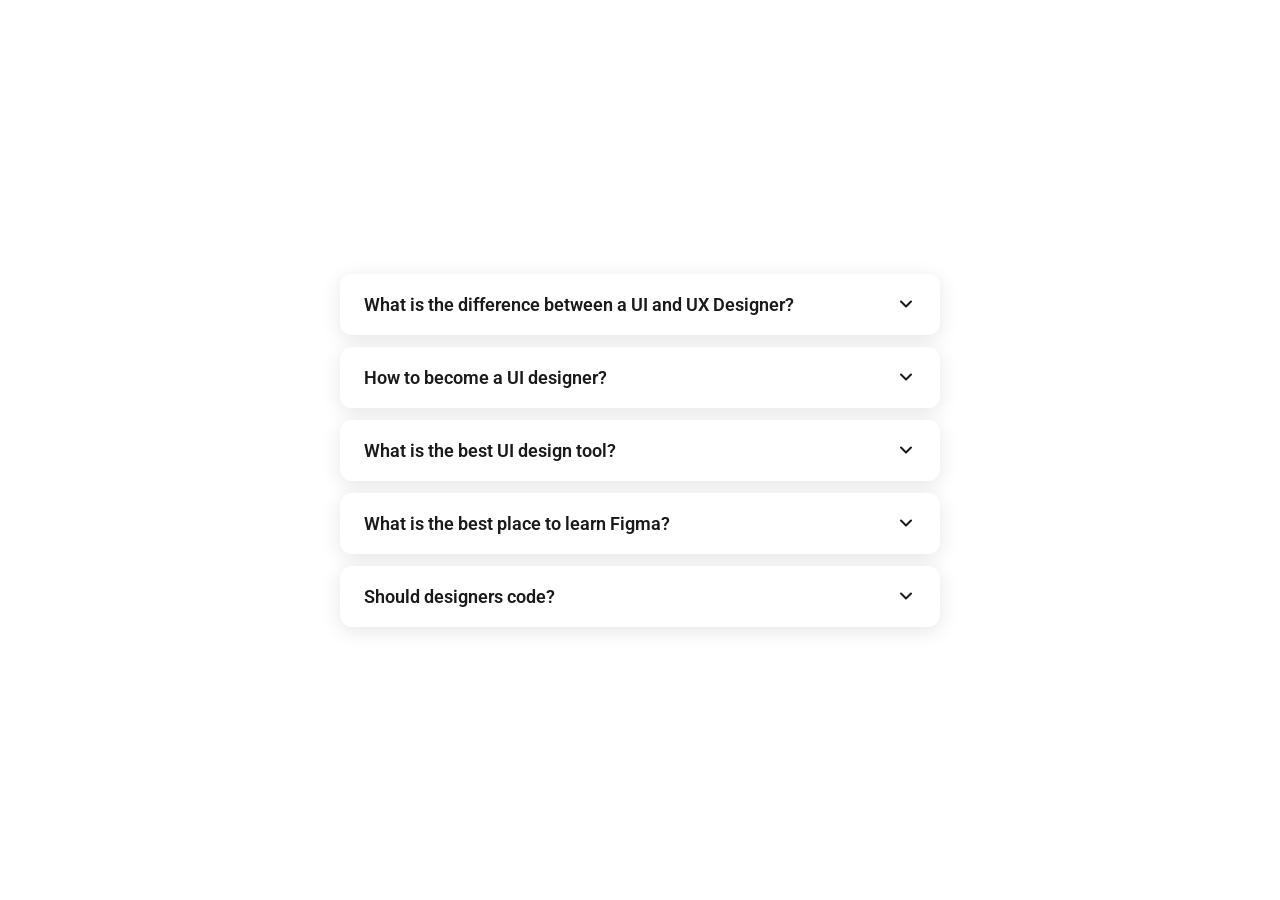
<file: accordion/index.html>
<!DOCTYPE html>
<html lang="en">
<head>
    <meta charset="UTF-8">
    <meta name="viewport" content="width=device-width, initial-scale=1.0">
    <title>Custom Accordion</title>
    <link rel="stylesheet" href="style.css">
</head>
<body>
    <div class="accordion-container">
        <div class="accordion-item">
            <div class="accordion-header">
                <h3>What is the difference between a UI and UX Designer?</h3>
                <svg class="accordion-arrow" width="20" height="20" viewBox="0 0 20 20" fill="none">
                    <path d="M5 7.5L10 12.5L15 7.5" stroke="currentColor" stroke-width="2" stroke-linecap="round" stroke-linejoin="round"/>
                </svg>
            </div>
            <div class="accordion-content">
                <div class="accordion-body">
                    <p>UI (User Interface) design focuses on the visual elements of a product, such as colors, typography, and layout. UX (User Experience) design focuses on the overall experience and usability, ensuring the product is intuitive and meets user needs.</p>
                    <button class="learn-more">Learn more</button>
                </div>
            </div>
        </div>

        <div class="accordion-item">
            <div class="accordion-header">
                <h3>How to become a UI designer?</h3>
                <svg class="accordion-arrow" width="20" height="20" viewBox="0 0 20 20" fill="none">
                    <path d="M5 7.5L10 12.5L15 7.5" stroke="currentColor" stroke-width="2" stroke-linecap="round" stroke-linejoin="round"/>
                </svg>
            </div>
            <div class="accordion-content">
                <div class="accordion-body">
                    <p>Start by learning design fundamentals, color theory, and typography. Practice using tools like Figma or Sketch. Build a portfolio with personal projects and seek feedback from the design community.</p>
                    <button class="learn-more">Learn more</button>
                </div>
            </div>
        </div>

        <div class="accordion-item">
            <div class="accordion-header">
                <h3>What is the best UI design tool?</h3>
                <svg class="accordion-arrow" width="20" height="20" viewBox="0 0 20 20" fill="none">
                    <path d="M5 7.5L10 12.5L15 7.5" stroke="currentColor" stroke-width="2" stroke-linecap="round" stroke-linejoin="round"/>
                </svg>
            </div>
            <div class="accordion-content">
                <div class="accordion-body">
                    <p>Figma is currently the most popular UI design tool due to its collaborative features, cross-platform availability, and powerful design systems. Other options include Sketch (Mac only) and Adobe XD.</p>
                    <button class="learn-more">Learn more</button>
                </div>
            </div>
        </div>

        <div class="accordion-item">
            <div class="accordion-header">
                <h3>What is the best place to learn Figma?</h3>
                <svg class="accordion-arrow" width="20" height="20" viewBox="0 0 20 20" fill="none">
                    <path d="M5 7.5L10 12.5L15 7.5" stroke="currentColor" stroke-width="2" stroke-linecap="round" stroke-linejoin="round"/>
                </svg>
            </div>
            <div class="accordion-content">
                <div class="accordion-body">
                    <p>The official Figma YouTube channel and Figma's own documentation are excellent starting points. Platforms like Udemy, Coursera, and DesignCode also offer comprehensive Figma courses.</p>
                    <button class="learn-more">Learn more</button>
                </div>
            </div>
        </div>

        <div class="accordion-item">
            <div class="accordion-header">
                <h3>Should designers code?</h3>
                <svg class="accordion-arrow" width="20" height="20" viewBox="0 0 20 20" fill="none">
                    <path d="M5 7.5L10 12.5L15 7.5" stroke="currentColor" stroke-width="2" stroke-linecap="round" stroke-linejoin="round"/>
                </svg>
            </div>
            <div class="accordion-content">
                <div class="accordion-body">
                    <p>While not mandatory, having basic coding knowledge helps designers understand technical constraints and communicate better with developers. HTML, CSS, and basic JavaScript are valuable skills.</p>
                    <button class="learn-more">Learn more</button>
                </div>
            </div>
        </div>
    </div>

    <script src="script.js"></script>
</body>
</html>
</file>
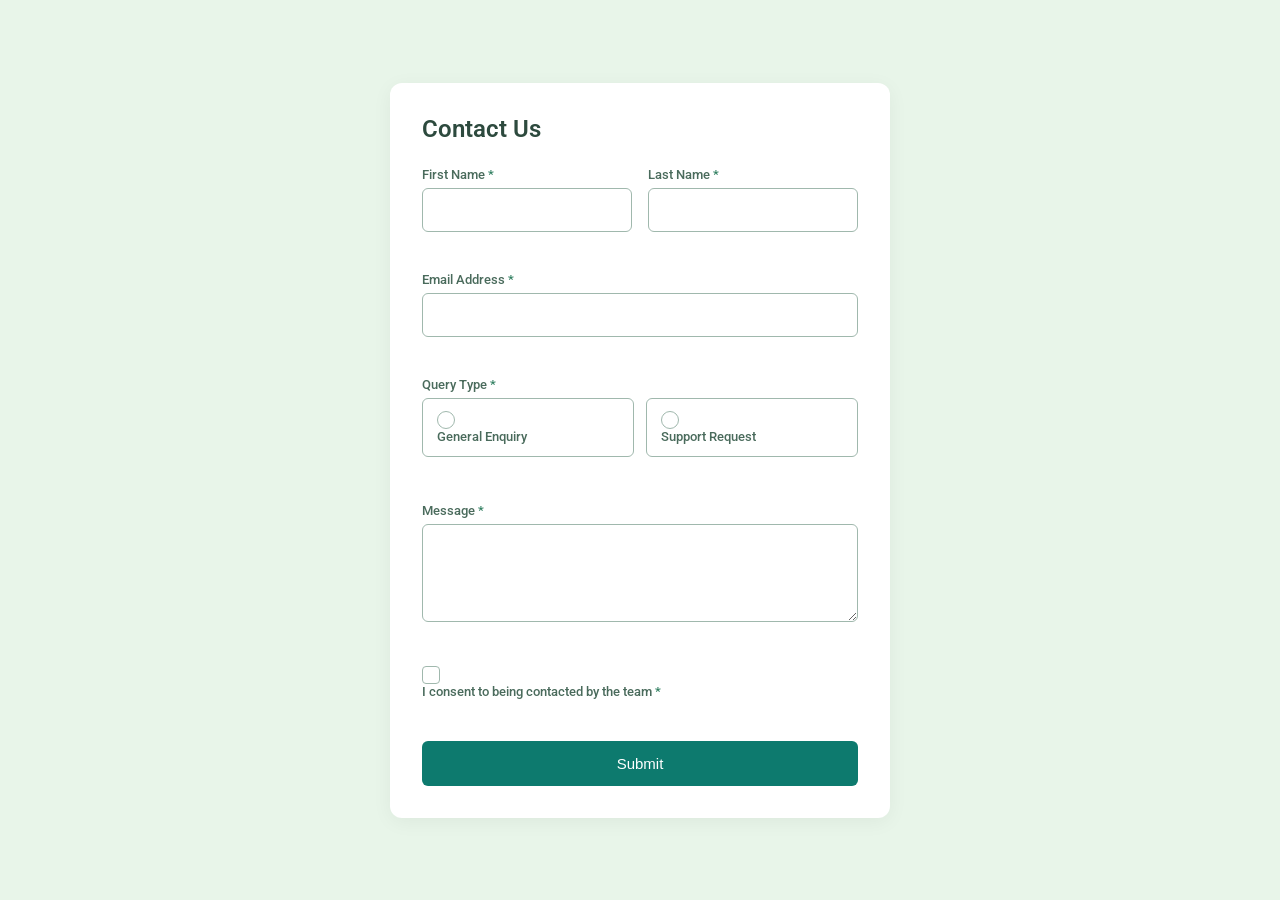
<file: form/index.html>
<!DOCTYPE html>
<html lang="en">
<head>
    <meta charset="UTF-8">
    <meta name="viewport" content="width=device-width, initial-scale=1.0">
    <title>Contact Us</title>
    <link rel="stylesheet" href="style.css">
</head>
<body>
    <div class="form-container">
        <h2>Contact Us</h2>
        <form id="contactForm">
            <div class="form-row">
                <div class="form-group">
                    <label for="firstName">First Name <span>*</span></label>
                    <input type="text" id="firstName" name="firstName">
                    <span class="error-message" id="error-firstName"></span>
                </div>
                <div class="form-group">
                    <label for="lastName">Last Name <span>*</span></label>
                    <input type="text" id="lastName" name="lastName">
                    <span class="error-message" id="error-lastName"></span>
                </div>
            </div>

            <div class="form-group">
                <label for="email">Email Address <span>*</span></label>
                <input type="email" id="email" name="email">
                <span class="error-message" id="error-email"></span>
            </div>

            <div class="form-group">
                <label>Query Type <span>*</span></label>
                <div class="radio-group">
                    <label class="radio-label">
                        <input type="radio" name="queryType" value="general" id="queryGeneral">
                        <span class="radio-custom"></span>
                        General Enquiry
                    </label>
                    <label class="radio-label">
                        <input type="radio" name="queryType" value="support" id="querySupport">
                        <span class="radio-custom"></span>
                        Support Request
                    </label>
                </div>
                <span class="error-message" id="error-queryType"></span>
            </div>

            <div class="form-group">
                <label for="message">Message <span>*</span></label>
                <textarea id="message" name="message" rows="4"></textarea>
                <span class="error-message" id="error-message"></span>
            </div>

            <div class="form-group">
                <label class="checkbox-label">
                    <input type="checkbox" id="consent" name="consent">
                    <span class="checkbox-custom"></span>
                    I consent to being contacted by the team <span>*</span>
                </label>
                <span class="error-message" id="error-consent"></span>
            </div>

            <button type="submit" class="submit-btn">Submit</button>
        </form>
    </div>

    <script src="script.js"></script>
</body>
</html>
</file>
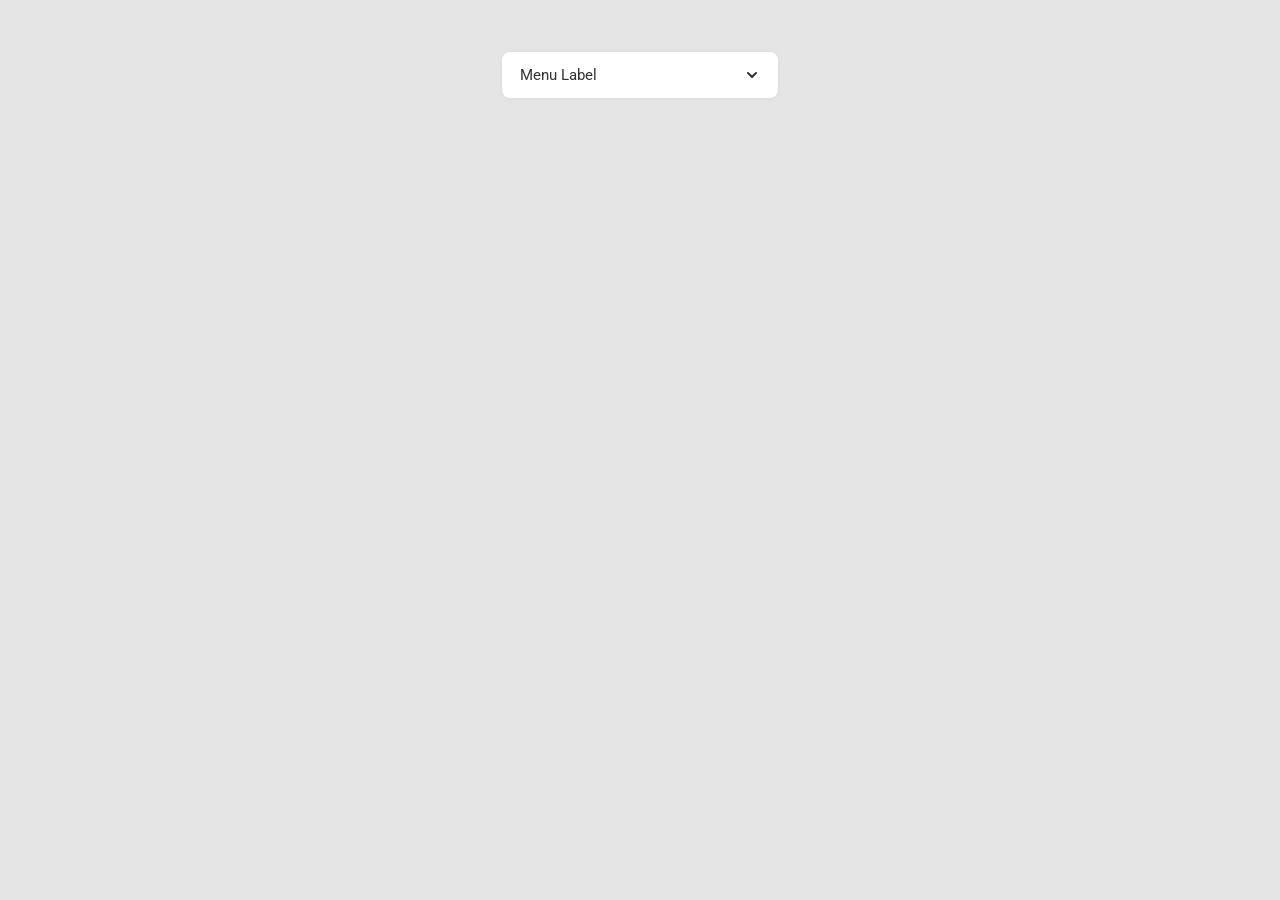
<file: select/index.html>
<!DOCTYPE html>
<html lang="en">
<head>
    <meta charset="UTF-8">
    <meta name="viewport" content="width=device-width, initial-scale=1.0">
    <title>Custom Select</title>
    <link rel="stylesheet" href="style.css">
</head>
<body>
    <div class="select-wrapper">
        <div class="select-header" id="selectHeader">
            <span class="select-label" id="selectLabel">Menu Label</span>
            <svg class="select-arrow" id="selectArrow" width="16" height="16" viewBox="0 0 16 16" fill="none">
                <path d="M4 6L8 10L12 6" stroke="currentColor" stroke-width="2" stroke-linecap="round" stroke-linejoin="round"/>
            </svg>
        </div>
        <ul class="select-dropdown" id="selectDropdown">
            <li class="select-option" data-value="label1">Label1</li>
            <li class="select-option" data-value="label2">Label2</li>
            <li class="select-option" data-value="label3">Label3</li>
            <li class="select-option" data-value="label4">Label4</li>
            <li class="select-option" data-value="label5">Label5</li>
        </ul>
    </div>

    <script src="script.js"></script>
</body>
</html>
</file>
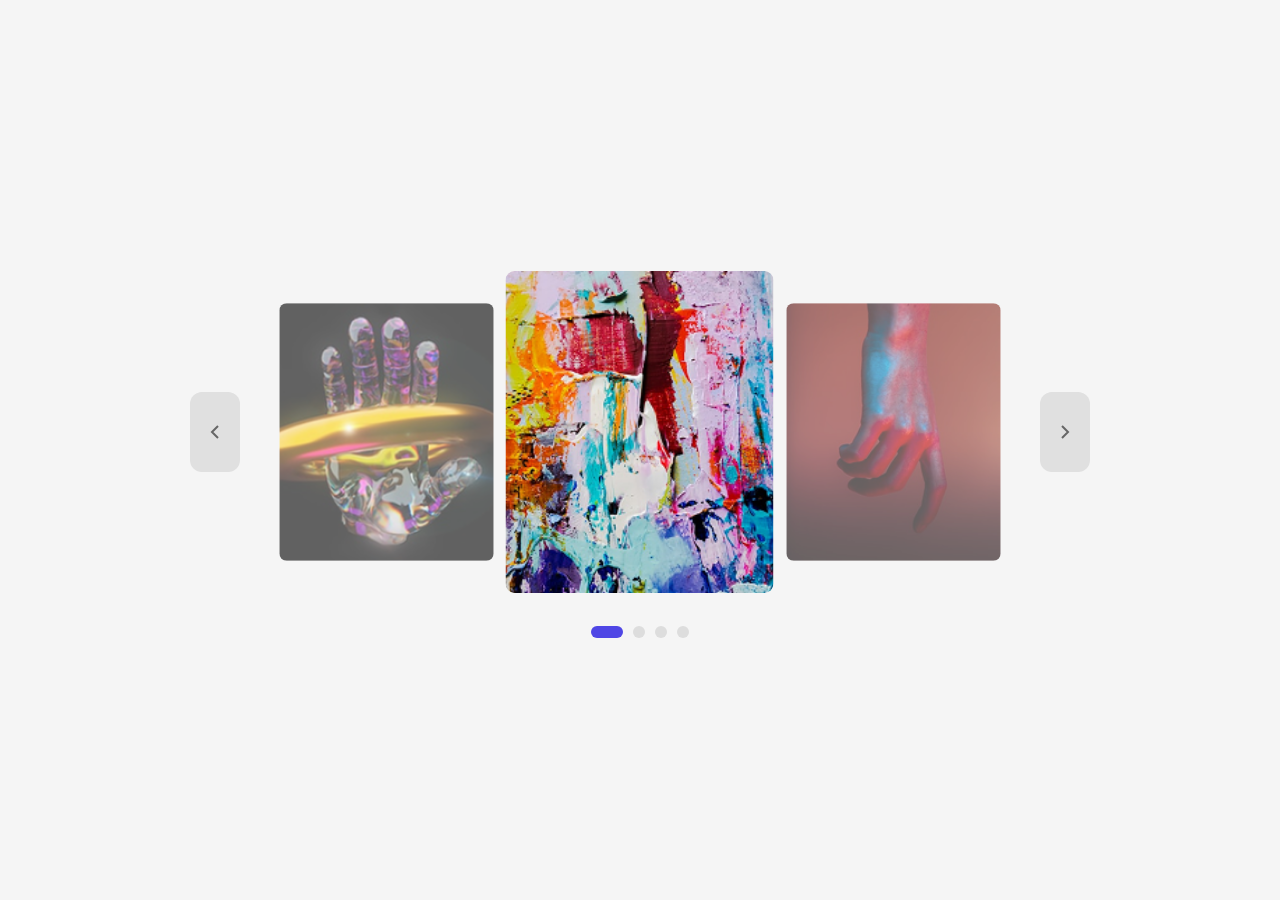
<file: slider/index.html>
<!DOCTYPE html>
<html lang="en">
<head>
    <meta charset="UTF-8">
    <meta name="viewport" content="width=device-width, initial-scale=1.0">
    <title>Image Slider</title>
    <link rel="stylesheet" href="style.css">
</head>
<body>
    <div class="slider-container">
        <button class="slider-arrow slider-prev" id="prevBtn">
            <svg width="24" height="24" viewBox="0 0 24 24" fill="none" stroke="currentColor" stroke-width="2">
                <polyline points="15 18 9 12 15 6"></polyline>
            </svg>
        </button>

        <div class="slider-wrapper">
            <div class="slider-track" id="sliderTrack">
                <div class="slide">
                    <img src="img/Type=01.png" alt="Slide 1">
                </div>
                <div class="slide">
                    <img src="img/Type=02.png" alt="Slide 2">
                </div>
                <div class="slide">
                    <img src="img/Type=03.png" alt="Slide 3">
                </div>
                <div class="slide">
                    <img src="img/Type=04.png" alt="Slide 4">
                </div>
                <div class="slide">
                    <img src="img/Type=05.png" alt="Slide 5">
                </div>
                <div class="slide">
                    <img src="img/Type=06.png" alt="Slide 6">
                </div>
            </div>
        </div>

        <button class="slider-arrow slider-next" id="nextBtn">
            <svg width="24" height="24" viewBox="0 0 24 24" fill="none" stroke="currentColor" stroke-width="2">
                <polyline points="9 18 15 12 9 6"></polyline>
            </svg>
        </button>
    </div>

    <div class="slider-dots" id="sliderDots"></div>

    <script src="script.js"></script>
</body>
</html>
</file>
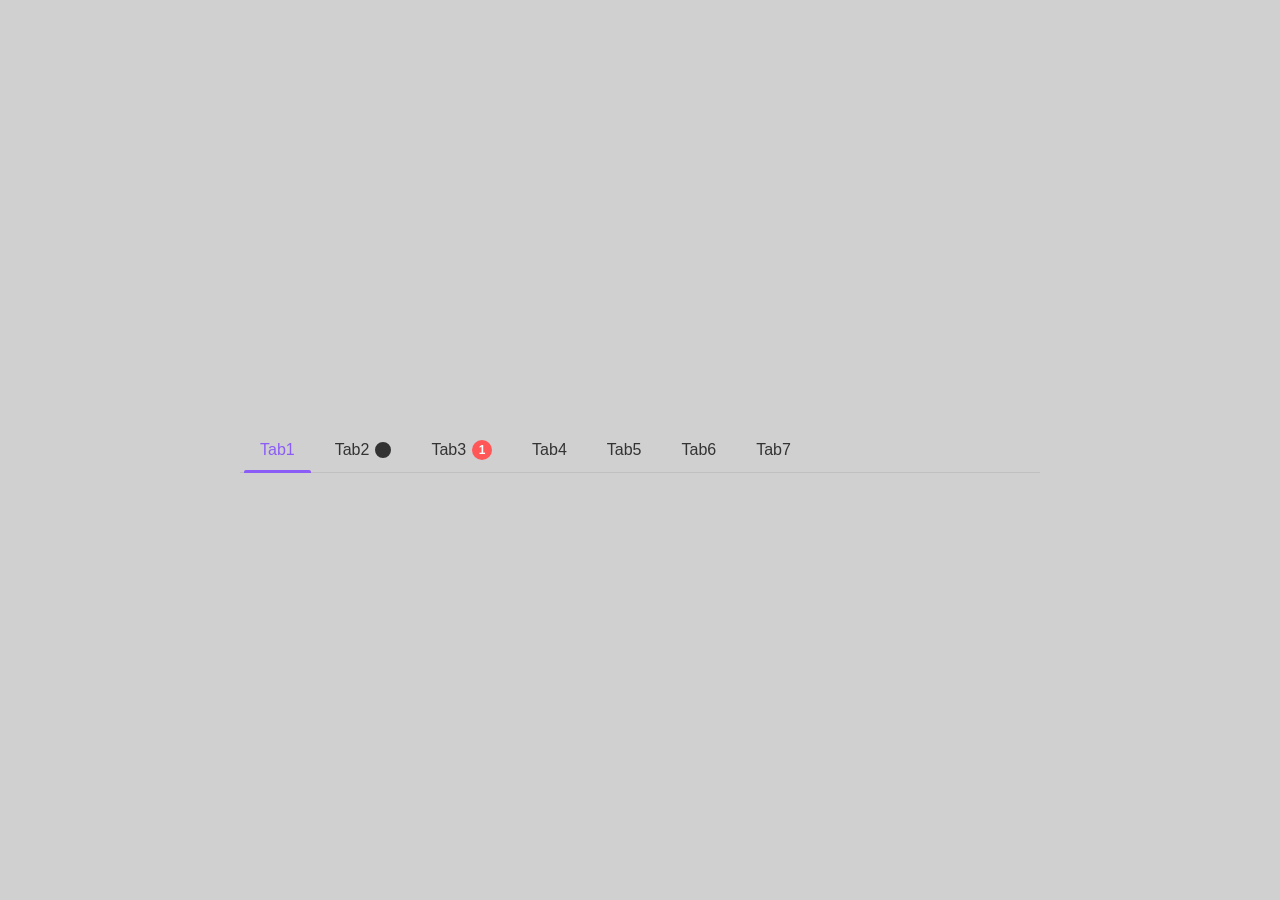
<file: tabs/index.html>
<!DOCTYPE html>
<html lang="en">
<head>
    <meta charset="UTF-8">
    <meta name="viewport" content="width=device-width, initial-scale=1.0">
    <title>Custom Tabs</title>
    <link rel="stylesheet" href="style.css">
</head>
<body>
    <div class="tabs-container">
        <div class="tabs-header">
            <button class="tab-btn active">
                <span>Tab1</span>
            </button>
            <button class="tab-btn">
                <span>Tab2</span>
                <svg class="tab-icon" width="16" height="16" viewBox="0 0 16 16" fill="currentColor">
                    <path d="M8 0a8 8 0 1 1 0 16A8 8 0 0 1 8 0zm3.5 6.5L7 11l-2.5-2.5 1-1L7 9l3.5-3.5 1 1z"/>
                </svg>
            </button>
            <button class="tab-btn">
                <span>Tab3</span>
                <span class="tab-badge">1</span>
            </button>
            <button class="tab-btn">
                <span>Tab4</span>
            </button>
            <button class="tab-btn">
                <span>Tab5</span>
            </button>
            <button class="tab-btn">
                <span>Tab6</span>
            </button>
            <button class="tab-btn">
                <span>Tab7</span>
            </button>
        </div>
    </div>
    <script src="script.js"></script>
</body>
</html>
</file>
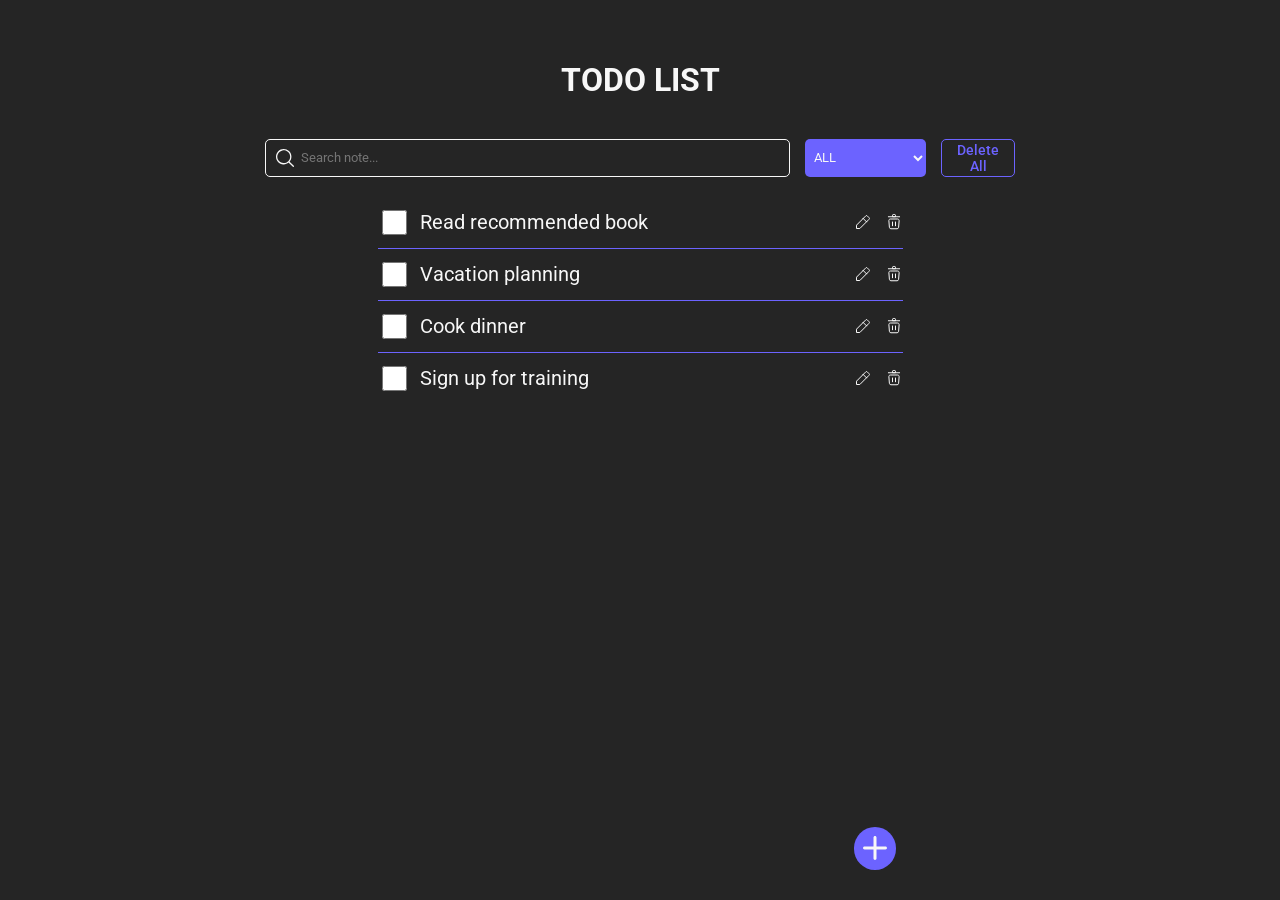
<file: task1-ToDo/index.html>
<!DOCTYPE html>
<html lang="ru">
<head>
    <meta charset="UTF-8">
    <meta name="viewport" content="width=device-width, initial-scale=1.0">
    <title>ToDo App</title>
    <link rel="stylesheet" href="style/style.css">
</head>
<body>
    <header>
        <span><h1>TODO LIST</h1></span>
        <div class="search-filters">
            <input type="text" class="search-input" placeholder="Search note...">
            <select name="" id="select">
                <option value="all">All</option>
                <option value="complete">Complete</option>
                <option value="incomplete">Incomplete</option>
            </select>
            <button class="btn-delete-all" id="btnDeleteAll">Delete All</button>
        </div>
    </header>
    
    <main id="tasks"></main>
    
    <span class="new-task"><img src="img/plus.svg" alt=""></span>
    
    <div class="modal-overlay hidden" id="modalOverlay">
        <div class="modal">
            <h2>NEW NOTE</h2>
            <input type="text" class="modal-input" id="modalInput" placeholder="Input your note...">
            <div class="modal-buttons">
                <button class="btn-cancel" id="btnCancel">CANCEL</button>
                <button class="btn-apply" id="btnApply">APPLY</button>
            </div>
        </div>
    </div>

    <div class="undo-container hidden" id="undoContainer">
        <div class="undo-button" id="undoButton">
            <div class="countdown-circle">
                <svg viewBox="0 0 36 36">
                    <path class="circle-bg" d="M18 2.0845 a 15.9155 15.9155 0 0 1 0 31.831 a 15.9155 15.9155 0 0 1 0 -31.831" />
                    <path class="circle-progress" id="circleProgress" d="M18 2.0845 a 15.9155 15.9155 0 0 1 0 31.831 a 15.9155 15.9155 0 0 1 0 -31.831" />
                </svg>
                <span class="countdown-number" id="countdownNumber">5</span>
            </div>
            <span class="undo-text">UNDO</span>
            <span class="undo-arrow">↩</span>
        </div>
    </div>

    <script src="js/script.js"></script>
</body>
</html>
</file>
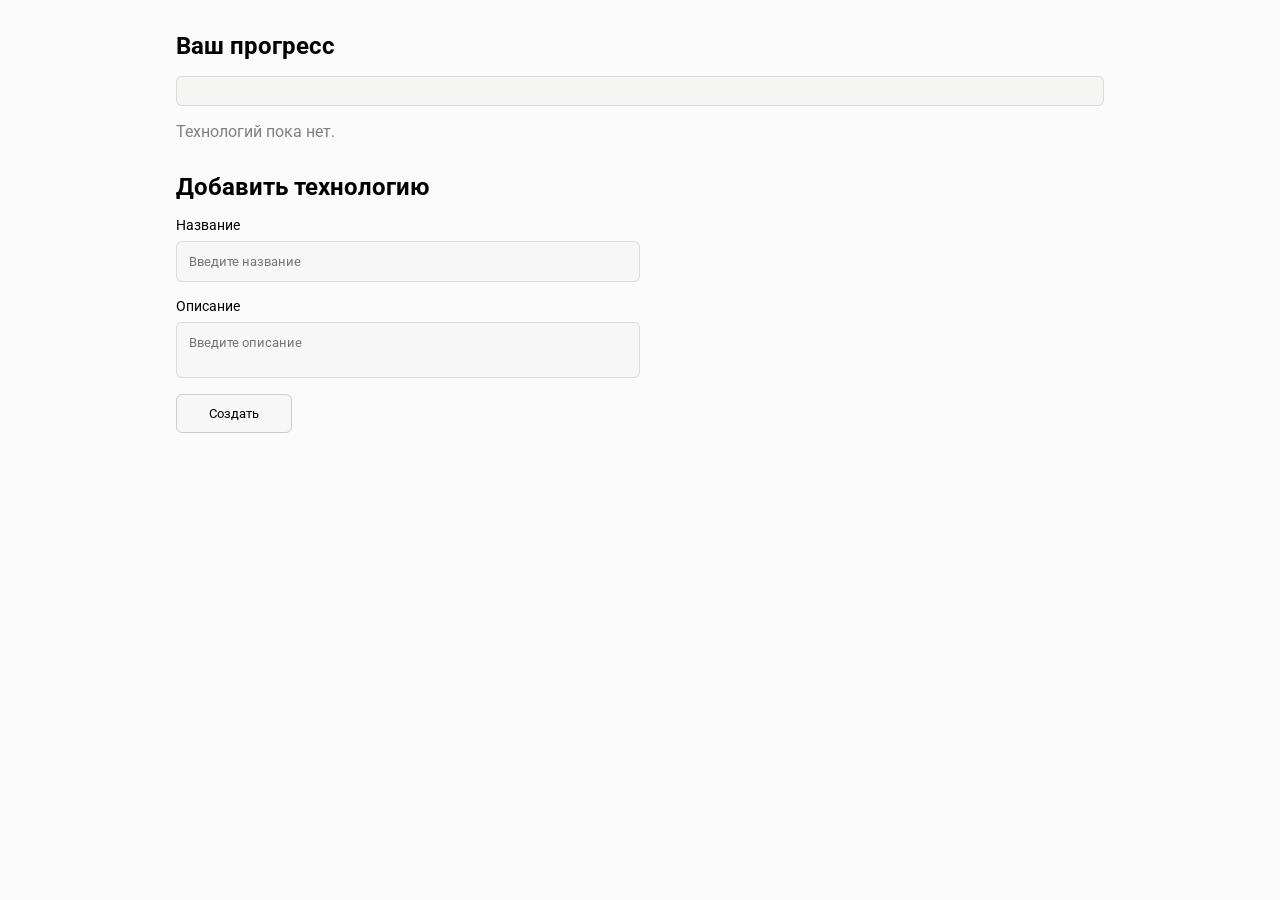
<file: tracker/index.html>
<!doctype html>
<html lang="en">
<head>
    <meta charset="UTF-8">
    <meta name="viewport"
          content="width=device-width, user-scalable=no, initial-scale=1.0,
          maximum-scale=1.0, minimum-scale=1.0">
    <meta http-equiv="X-UA-Compatible" content="ie=edge">

    <link rel="preconnect" href="https://fonts.googleapis.com">
    <link rel="preconnect" href="https://fonts.gstatic.com" crossorigin>
    <link href="https://fonts.googleapis.com/css2?family=Roboto&display=swap"
          rel="stylesheet">

    <link rel="stylesheet" href="styles.css">

    <title>Tech Tracker</title>
</head>
<body>

<div class="container">
    <h2 class="heading">Ваш прогресс</h2>

    <div class="progress">
        <div class="progress-bar">
            <div class="progress-value" id="progress"></div>
        </div>
    </div>

    <div class="row" id="content"></div>

    <form class="form" id="form">
        <h2 class="heading">Добавить технологию</h2>

        <div class="form-control">
            <label for="title">Название</label>
            <input type="text" id="title" name="title" placeholder="Введите название">
        </div>

        <div class="form-control">
            <label for="description">Описание</label>
            <textarea id="description" name="description" placeholder="Введите описание"></textarea>
        </div>

        <button type="submit" class="btn">Создать</button>
    </form>
</div>

<div class="modal" id="modal"></div>
<div class="modal-backdrop" id="backdrop"></div>

<script src="app.js"></script>
</body>
</html>
</file>
<file: accordion/style.css>
@import url('https://fonts.googleapis.com/css2?family=Roboto:ital,wght@0,100..900;1,100..900&display=swap');


* {
    margin: 0;
    padding: 0;
    box-sizing: border-box;
}

body {
    font-family: Roboto;
    background: #ffffff;
    min-height: 100vh;
    display: flex;
    justify-content: center;
    align-items: center;
    padding: 40px 20px;
}

.accordion-container {
    width: 100%;
    max-width: 600px;
    display: flex;
    flex-direction: column;
    gap: 12px;
}

.accordion-item {
    background: #ffffff;
    border-radius: 12px;
    overflow: hidden;
    box-shadow: 0 4px 20px rgba(0, 0, 0, 0.1);
}

.accordion-header {
    padding: 20px 24px;
    display: flex;
    justify-content: space-between;
    align-items: center;
    cursor: pointer;
    transition: background-color 0.2s ease;
}

.accordion-header:hover {
    background-color: #fafafa;
}

.accordion-header h3 {
    font-size: 18px;
    font-weight: 600;
    color: #1a1a1a;
}

.accordion-arrow {
    color: #1a1a1a;
    transition: transform 0.3s ease;
    flex-shrink: 0;
}

.accordion-item.active .accordion-arrow {
    transform: rotate(180deg);
}

.accordion-content {
    max-height: 0;
    overflow: hidden;
    transition: max-height 0.3s ease, padding 0.3s ease;
}

.accordion-item.active .accordion-content {
    max-height: 500px;
}

.accordion-body {
    padding: 0 24px 24px;
    border-top: 1px solid #e5e5e5;
    padding-top: 20px;
}

.accordion-body p {
    font-size: 15px;
    line-height: 1.7;
    color: #444;
    margin-bottom: 16px;
}

.learn-more {
    background-color: #ff9500;
    color: #ffffff;
    border: none;
    padding: 12px 24px;
    border-radius: 6px;
    font-size: 15px;
    font-weight: 500;
    cursor: pointer;
    transition: background-color 0.2s ease;
}

.learn-more:hover {
    background-color: #e68600;
}
</file>
<file: form/style.css>
@import url('https://fonts.googleapis.com/css2?family=Roboto:ital,wght@0,100..900;1,100..900&display=swap');

* {
    margin: 0;
    padding: 0;
    box-sizing: border-box;
}

body {
    font-family: 'Roboto', sans-serif;
    background-color: #e8f5e9;
    min-height: 100vh;
    display: flex;
    justify-content: center;
    align-items: center;
    padding: 40px 20px;
}

.form-container {
    background: #ffffff;
    border-radius: 12px;
    padding: 32px;
    width: 100%;
    max-width: 500px;
    box-shadow: 0 4px 20px rgba(0, 0, 0, 0.05);
}

.form-container h2 {
    font-size: 24px;
    font-weight: 600;
    color: #2d4a3e;
    margin-bottom: 24px;
}

.form-row {
    display: flex;
    gap: 16px;
}

.form-group {
    margin-bottom: 20px;
    flex: 1;
}

.form-group label {
    display: block;
    font-size: 13px;
    color: #4a6b5c;
    margin-bottom: 6px;
    font-weight: 500;
}

.form-group label span {
    color: #2d7d5e;
}

input[type="text"],
input[type="email"],
textarea {
    width: 100%;
    padding: 12px 14px;
    border: 1px solid #a0b8ad;
    border-radius: 6px;
    font-size: 15px;
    color: #333;
    outline: none;
    transition: border-color 0.2s ease, box-shadow 0.2s ease;
    font-family: inherit;
}

input[type="text"]:focus,
input[type="email"]:focus,
textarea:focus {
    border-color: #2d7d5e;
    box-shadow: 0 0 0 3px rgba(45, 125, 94, 0.1);
}

input[type="text"].error,
input[type="email"].error,
textarea.error {
    border-color: #d32f2f;
    box-shadow: 0 0 0 3px rgba(211, 47, 47, 0.1);
}

input[type="text"].valid,
input[type="email"].valid,
textarea.valid {
    border-color: #2d7d5e;
}

textarea {
    resize: vertical;
    min-height: 80px;
}

.radio-group {
    display: flex;
    gap: 12px;
}

.radio-label {
    display: flex;
    align-items: center;
    gap: 10px;
    padding: 12px 14px;
    border: 1px solid #a0b8ad;
    border-radius: 6px;
    cursor: pointer;
    flex: 1;
    font-size: 14px;
    color: #333;
    transition: border-color 0.2s ease;
}

.radio-label:hover {
    border-color: #2d7d5e;
}

.radio-label input[type="radio"] {
    display: none;
}

.radio-custom {
    width: 18px;
    height: 18px;
    border: 1.5px solid #a0b8ad;
    border-radius: 50%;
    display: flex;
    align-items: center;
    justify-content: center;
    transition: all 0.2s ease;
    flex-shrink: 0;
}

.radio-label input[type="radio"]:checked + .radio-custom {
    border-color: #2d7d5e;
    background: #2d7d5e;
}

.radio-label input[type="radio"]:checked + .radio-custom::after {
    content: '';
    width: 8px;
    height: 8px;
    background: white;
    border-radius: 50%;
}

.radio-label:has(input[type="radio"]:checked) {
    border-color: #2d7d5e;
    background: rgba(45, 125, 94, 0.05);
}

.checkbox-label {
    display: flex;
    align-items: center;
    gap: 10px;
    cursor: pointer;
    font-size: 14px;
    color: #333;
}

.checkbox-label input[type="checkbox"] {
    display: none;
}

.checkbox-custom {
    width: 18px;
    height: 18px;
    border: 1.5px solid #a0b8ad;
    border-radius: 4px;
    display: flex;
    align-items: center;
    justify-content: center;
    transition: all 0.2s ease;
    flex-shrink: 0;
}

.checkbox-label input[type="checkbox"]:checked + .checkbox-custom {
    border-color: #2d7d5e;
    background: #2d7d5e;
}

.checkbox-label input[type="checkbox"]:checked + .checkbox-custom::after {
    content: '';
    width: 5px;
    height: 9px;
    border: solid white;
    border-width: 0 2px 2px 0;
    transform: rotate(45deg);
    margin-bottom: 2px;
}

.submit-btn {
    width: 100%;
    padding: 14px;
    background: #0d7a6e;
    color: white;
    border: none;
    border-radius: 6px;
    font-size: 15px;
    font-weight: 500;
    cursor: pointer;
    transition: background 0.2s ease;
}

.submit-btn:hover {
    background: #0a665c;
}

.error-message {
    display: block;
    font-size: 12px;
    color: #d32f2f;
    margin-top: 4px;
    min-height: 16px;
}
</file>
<file: select/style.css>
@import url('https://fonts.googleapis.com/css2?family=Roboto:ital,wght@0,100..900;1,100..900&display=swap');

* {
    margin: 0;
    padding: 0;
    box-sizing: border-box;
}

body {
    font-family: Roboto;
    background-color: #e5e5e5;
    padding: 50px;
}

.select-wrapper {
    margin: auto;
    width: 280px;
    position: relative;
}

.select-header {
    background: #ffffff;
    border: 2px solid #e0e0e0;
    border-radius: 10px;
    padding: 14px 18px;
    display: flex;
    justify-content: space-between;
    align-items: center;
    cursor: pointer;
    transition: border-color 0.2s ease;
}

.select-header:hover {
    border-color: #c0c0c0;
}

.select-wrapper.open .select-header {
    border-color: #4a6cf7;
}

.select-label {
    font-size: 15px;
    color: #333;
}

.select-arrow {
    color: #333;
    transition: transform 0.2s ease;
}

.select-wrapper.open .select-arrow {
    transform: rotate(180deg);
}

.select-dropdown {
    position: absolute;
    top: calc(100% + 4px);
    left: 0;
    right: 0;
    background: #ffffff;
    border-radius: 10px;
    list-style: none;
    overflow: hidden;
    opacity: 0;
    visibility: hidden;
    transform: translateY(-10px);
    transition: all 0.2s ease;
    box-shadow: 0 4px 12px rgba(0, 0, 0, 0.1);
}

.select-wrapper.open .select-dropdown {
    opacity: 1;
    visibility: visible;
    transform: translateY(0);
}

.select-option {
    padding: 14px 18px;
    font-size: 15px;
    color: #333;
    cursor: pointer;
    transition: background-color 0.15s ease;
}

.select-option:hover {
    background-color: #f5f5f5;
}

.select-option.selected {
    background-color: #c5cce8;
}
</file>
<file: slider/style.css>
* {
    margin: 0;
    padding: 0;
    box-sizing: border-box;
}

body {
    background: #f5f5f5;
    min-height: 100vh;
    display: flex;
    flex-direction: column;
    justify-content: center;
    align-items: center;
    padding: 40px 20px;
}

.slider-container {
    display: flex;
    align-items: center;
    gap: 20px;
    width: 100%;
    max-width: 900px;
}

.slider-arrow {
    width: 50px;
    height: 80px;
    border: none;
    background: #e0e0e0;
    border-radius: 12px;
    cursor: pointer;
    display: flex;
    align-items: center;
    justify-content: center;
    color: #666;
    transition: all 0.2s ease;
    flex-shrink: 0;
}

.slider-arrow:hover {
    background: #d0d0d0;
    color: #333;
}

.slider-wrapper {
    flex: 1;
    overflow: hidden;
    padding: 30px 0;
}

.slider-track {
    display: flex;
    transition: transform 0.4s ease;
}

.slide {
    min-width: 33.333%;
    display: flex;
    justify-content: center;
    align-items: center;
    padding: 0 10px;
}

.slide img {
    width: 100%;
    height: 280px;
    object-fit: cover;
    border-radius: 8px;
    transition: transform 0.4s ease, opacity 0.4s ease;
}

.slide.active img {
    transform: scale(1.15);
}

.slide:not(.active) img {
    transform: scale(0.92);
    opacity: 0.6;
}

.slider-dots {
    display: flex;
    gap: 10px;
    margin-top: 24px;
}

.dot {
    width: 12px;
    height: 12px;
    border-radius: 6px;
    border: none;
    background: #ddd;
    cursor: pointer;
    transition: all 0.3s ease;
}

.dot.active {
    width: 32px;
    background: #4f46e5;
}

.dot:hover {
    background: #bbb;
}
</file>
<file: tabs/style.css>
@import url('https://fonts.googleapis.com/css2?family=Roboto:ital,wght@0,100..900;1,100..900&display=swap');

* {
    margin: 0;
    padding: 0;
    box-sizing: border-box;
}

body {
    font-family: 'Roboto', sans-serif;
    background: #d0d0d0;
    min-height: 100vh;
    display: flex;
    justify-content: center;
    align-items: center;
    padding: 40px 20px;
}

.tabs-container {
    width: 100%;
    max-width: 800px;
    background: #d0d0d0;
}

.tabs-header {
    display: flex;
    gap: 8px;
    border-bottom: 1px solid #c0c0c0;
    padding: 0 4px;
}

.tab-btn {
    display: flex;
    align-items: center;
    gap: 6px;
    padding: 12px 16px;
    border: none;
    background: transparent;
    font-size: 16px;
    color: #333;
    cursor: pointer;
    position: relative;
    transition: color 0.2s ease;
}

.tab-btn:hover {
    color: #8b5cf6;
}

.tab-btn.active {
    color: #8b5cf6;
}

.tab-btn.active::after {
    content: '';
    position: absolute;
    bottom: -1px;
    left: 0;
    right: 0;
    height: 3px;
    background: #8b5cf6;
    border-radius: 2px 2px 0 0;
}

.tab-icon {
    color: #333;
}

.tab-btn.active .tab-icon {
    color: #8b5cf6;
}

.tab-badge {
    display: inline-flex;
    align-items: center;
    justify-content: center;
    min-width: 20px;
    height: 20px;
    padding: 0 6px;
    background: #ff5757;
    color: white;
    font-size: 12px;
    font-weight: 600;
    border-radius: 50%;
}

.tab-btn.active .tab-badge {
    background: #ff5757;
}
</file>
<file: task1-ToDo/style/style.css>
@import url('https://fonts.googleapis.com/css2?family=Roboto:ital,wght@0,100..900;1,100..900&display=swap');

:root{
    --black-color: #252525;
    --white-color: #F7F7F7;
    --purple-color: #6C63FF;
}

*{
    font-family: Roboto;
    box-sizing: border-box;
}

body{
    max-width: 750px;
    background-color: var(--black-color);
    margin: auto;
}

header{
    padding-top: 40px;
    display: flex;
    align-items: center;
    flex-direction: column;
}

header h1{
    color: var(--white-color);
    padding-bottom: 18px;
}

header .search-input,
header #select{
    height: 38px;
    border: none;
    border-radius: 5px;
}

header .search-filters{
    display: flex;
    width: 100%;
    gap: 15px;
}

header .search-input{
    flex: 0 0 70%;
    padding-left: 35px;
    background-image: url('../img/loop.svg');
    background-repeat: no-repeat;
    background-size: 18px;
    background-position: 10px center;
    background-color: var(--black-color);
    border: solid var(--white-color) 1px;
    color: var(--white-color);
}

header #select{
    flex: 30%;
    background-color: var(--purple-color);
    padding: 5px;
    color: var(--white-color);
    text-transform: uppercase;
}

header #select option{
    background-color: var(--white-color);
    color: var(--purple-color);
}

.btn-delete-all {
    background-color: transparent;
    color: var(--purple-color);
    border: 1px solid var(--purple-color);
    border-radius: 5px;
    padding: 0 15px;
    cursor: pointer;
    font-size: 14px;
    font-weight: 500;
    transition: all 0.3s ease;
}

.btn-delete-all:hover {
    background-color: var(--purple-color);
    color: var(--white-color);
}

main{
    padding-top: 30px;
    margin: auto;
    width: 70%;
    color: var(--white-color);
    font-size: 20px;
}

.task{
    display: flex;
    justify-content: space-between;
    align-items: center;
}

.task .main-controls,
.task .secondary-controls{
    display: flex;
    align-items: center;
    gap: 15px;
}

.task .main-controls img,
.task .secondary-controls img{
    cursor: pointer;
}

.hidden{
    display: none !important;
}

.task .checkbox-text{
    display: flex;
    align-items: center;
    gap: 10px;
}

.task:not(:last-child) {
    border-bottom: 1px solid var(--purple-color);
    margin-bottom: 10px; 
    padding-bottom: 10px;
}

input[type="checkbox"] {
    accent-color: var(--purple-color);
    width: 25px;
    height: 25px;
}

.new-task{
    position: absolute;
    bottom: 30px;
    right: 30%;
    background-color: var(--purple-color);
    padding: 9px 9px 6px 9px;
    border-radius: 100px;
    cursor: pointer;
}

.svg-icon,
.svg-icon-red {
    stroke: var(--white-color);
    transition: stroke 0.3s ease;
}

.svg-icon:hover {
    stroke: var(--purple-color);
}

.svg-icon-red:hover {
    stroke: red;
}

.task:hover .main-controls {
    display: flex;
    transition: 4.3s ease;
}

.modal-overlay {
    position: fixed;
    top: 0;
    left: 0;
    width: 100%;
    height: 100%;
    background-color: rgba(0, 0, 0, 0.7);
    display: flex;
    justify-content: center;
    align-items: center;
    z-index: 1000;
}

.modal {
    background-color: var(--black-color);
    border: 2px solid var(--white-color);
    border-radius: 15px;
    padding: 25px 35px;
    width: 420px;
    display: flex;
    flex-direction: column;
    gap: 20px;
}

.modal h2 {
    color: var(--white-color);
    text-align: center;
    margin: 0;
    font-size: 24px;
    font-weight: 600;
}

.modal-input {
    background-color: var(--black-color);
    border: 1px solid var(--white-color);
    border-radius: 5px;
    padding: 12px 18px;
    color: var(--white-color);
    font-size: 16px;
    outline: none;
}

.modal-input::placeholder {
    color: #888;
}

.modal-buttons {
    display: flex;
    justify-content: space-between;
    gap: 15px;
    margin-top: 10px;
}

.btn-cancel, .btn-apply {
    padding: 10px 25px;
    border-radius: 5px;
    border: 1px solid var(--purple-color);
    cursor: pointer;
    font-size: 14px;
    font-weight: 500;
    transition: all 0.3s ease;
}

.btn-cancel {
    background-color: transparent;
    color: var(--purple-color);
}

.btn-cancel:hover {
    background-color: var(--purple-color);
    color: var(--white-color);
}

.btn-apply {
    background-color: var(--purple-color);
    color: var(--white-color);
}

.btn-apply:hover {
    background-color: #5a52d5;
}

.undo-container {
    position: fixed;
    bottom: 30px;
    left: 30%;
    transform: translateX(-50%);
    z-index: 999;
}

.undo-button {
    background-color: var(--purple-color);
    border: 3px solid #7b73ff;
    border-radius: 10px;
    padding: 10px 20px;
    display: flex;
    align-items: center;
    gap: 12px;
    cursor: pointer;
    transition: all 0.3s ease;
}

.undo-button:hover {
    background-color: #5a52d5;
}

.countdown-circle {
    position: relative;
    width: 36px;
    height: 36px;
}

.countdown-circle svg {
    width: 100%;
    height: 100%;
    transform: rotate(-90deg);
}

.circle-bg {
    fill: none;
    stroke: rgba(255, 255, 255, 0.3);
    stroke-width: 3;
}

.circle-progress {
    fill: none;
    stroke: var(--white-color);
    stroke-width: 3;
    stroke-linecap: round;
    stroke-dasharray: 100;
    stroke-dashoffset: 0;
    transition: stroke-dashoffset 0.1s linear;
}

.countdown-number {
    position: absolute;
    top: 50%;
    left: 50%;
    transform: translate(-50%, -50%);
    color: var(--white-color);
    font-size: 14px;
    font-weight: 600;
}

.undo-text {
    color: var(--white-color);
    font-size: 18px;
    font-weight: 500;
    letter-spacing: 1px;
}

.undo-arrow {
    color: var(--white-color);
    font-size: 20px;
}

.task-completed span {
    text-decoration: line-through;
    opacity: 0.6;
}

.task-text-editable {
    background-color: transparent;
    border: 1px solid var(--purple-color);
    border-radius: 4px;
    padding: 4px 8px;
    color: var(--white-color);
    font-size: 20px;
    outline: none;
    min-width: 200px;
}

.checkbox-text span {
    cursor: pointer;
    user-select: none;
}

.empty-state {
    display: flex;
    flex-direction: column;
    align-items: center;
    justify-content: center;
    padding: 40px;
    gap: 15px;
}

.empty-state img {
    width: 150px;
    opacity: 0.7;
}

.empty-state span {
    color: #888;
    font-size: 16px;
}
</file>
<file: tracker/styles.css>
:root {
  --green: #73BA3C;
  --orange: #F99415;
  --red: #E75A5A;
  --border: 1px solid rgba(151, 158, 162, 0.3);
  --radius: 6px;
  --border-color: rgba(151, 158, 162, 0.3);
}

* {
  margin: 0;
  padding: 0;
  box-sizing: border-box;
}

body {
  font-family: 'Roboto', sans-serif;
  background: #fbfbfb;
}

.container {
  max-width: 960px;
  margin: 0 auto;
  padding: 2rem 1rem;
}

.heading {
  margin-bottom: 1rem;
}

.row {
  display: flex;
  flex-wrap: wrap;
  margin-right: -1rem;
}

.row .card {
  width: calc(960px / 3);
  flex-grow: 1;
  margin-bottom: 1rem;
  margin-right: 1rem;
}

.card {
  display: flex;
  justify-content: center;
  align-items: center;
  padding: 2rem;
  transition: .4s box-shadow;
  background: #fff;
  border-radius: var(--radius);
  border: var(--border);
}

.card.done {
  background: var(--green);
  color: #fff;
}

.card:hover {
  cursor: pointer;
  box-shadow: 4px 4px 8px rgba(0, 0, 0, .22);
}

.progress {
  margin: 0 auto 1rem;
}

.progress-bar {
  position: relative;
  left: 0;
  right: 0;
  height: 30px;
  border: var(--border);
  border-radius: var(--radius);
  background: #f5f5f4;
}

.progress-value {
  position: absolute;
  top: 0;
  bottom: 0;
  left: 0;
  background: #000;
  color: #fff;
  display: flex;
  justify-content: center;
  align-items: center;
  border-radius: var(--radius);
  transition: .5s width;
}

.modal {
  display: none;
}

.modal.open {
  display: block;
  position: fixed;
  top: 50px;
  transform: translateX(-50%);
  left: 50%;
  width: 500px;
  background: #fff;
  z-index: 200;
  padding: 1.5rem;
  border-radius: var(--radius);
}

.modal h2 {
  text-align: center;
  margin-bottom: 1rem;
}

.modal p {
  margin-bottom: 1rem;
}

.modal hr {
  margin-bottom: 1rem;
  border: none;
  height: 2px;
  background: var(--border-color);
}

.modal.open + .modal-backdrop {
  display: block;
}

.modal-backdrop {
  display: none;
  position: fixed;
  top: 0;
  right: 0;
  left: 0;
  bottom: 0;
  background: rgba(0, 0, 0, .5);
}

.empty {
  margin-bottom: 2rem;
  color: grey;
}

.form-control label {
  font-size: 14px;
  display: block;
  margin-bottom: .5rem;
}

.form-control input, .form-control textarea {
  display: block;
  width: 50%;
  border: var(--border);
  resize: none;
  padding: .75rem;
  margin-bottom: 1rem;
  border-radius: var(--radius);
  background: #f7f7f7;
  font-family: inherit;
  transition: .22s background;
  outline: none;
}

.form-control input:focus,
.form-control textarea:focus {
  background: #fff;
}

.form-control input.invalid,
.form-control textarea.invalid {
  animation: validate 2s;
}

@keyframes validate {
  0% {
    border: 1px solid var(--red);
  }
  50% {
    border: 1px solid var(--red);
  }
  100% {
    border: var(--border);
  }
}

.btn {
  font-family: inherit;
  padding: .7rem 2rem;
  border: 1px solid #ccc;
  background: #f7f7f7;
  border-radius: var(--radius);
  transition: .3s background;
}

.btn:focus {
  outline: none;
}

.btn:hover {
  background: #fff;
  cursor: pointer;
}
</file>
